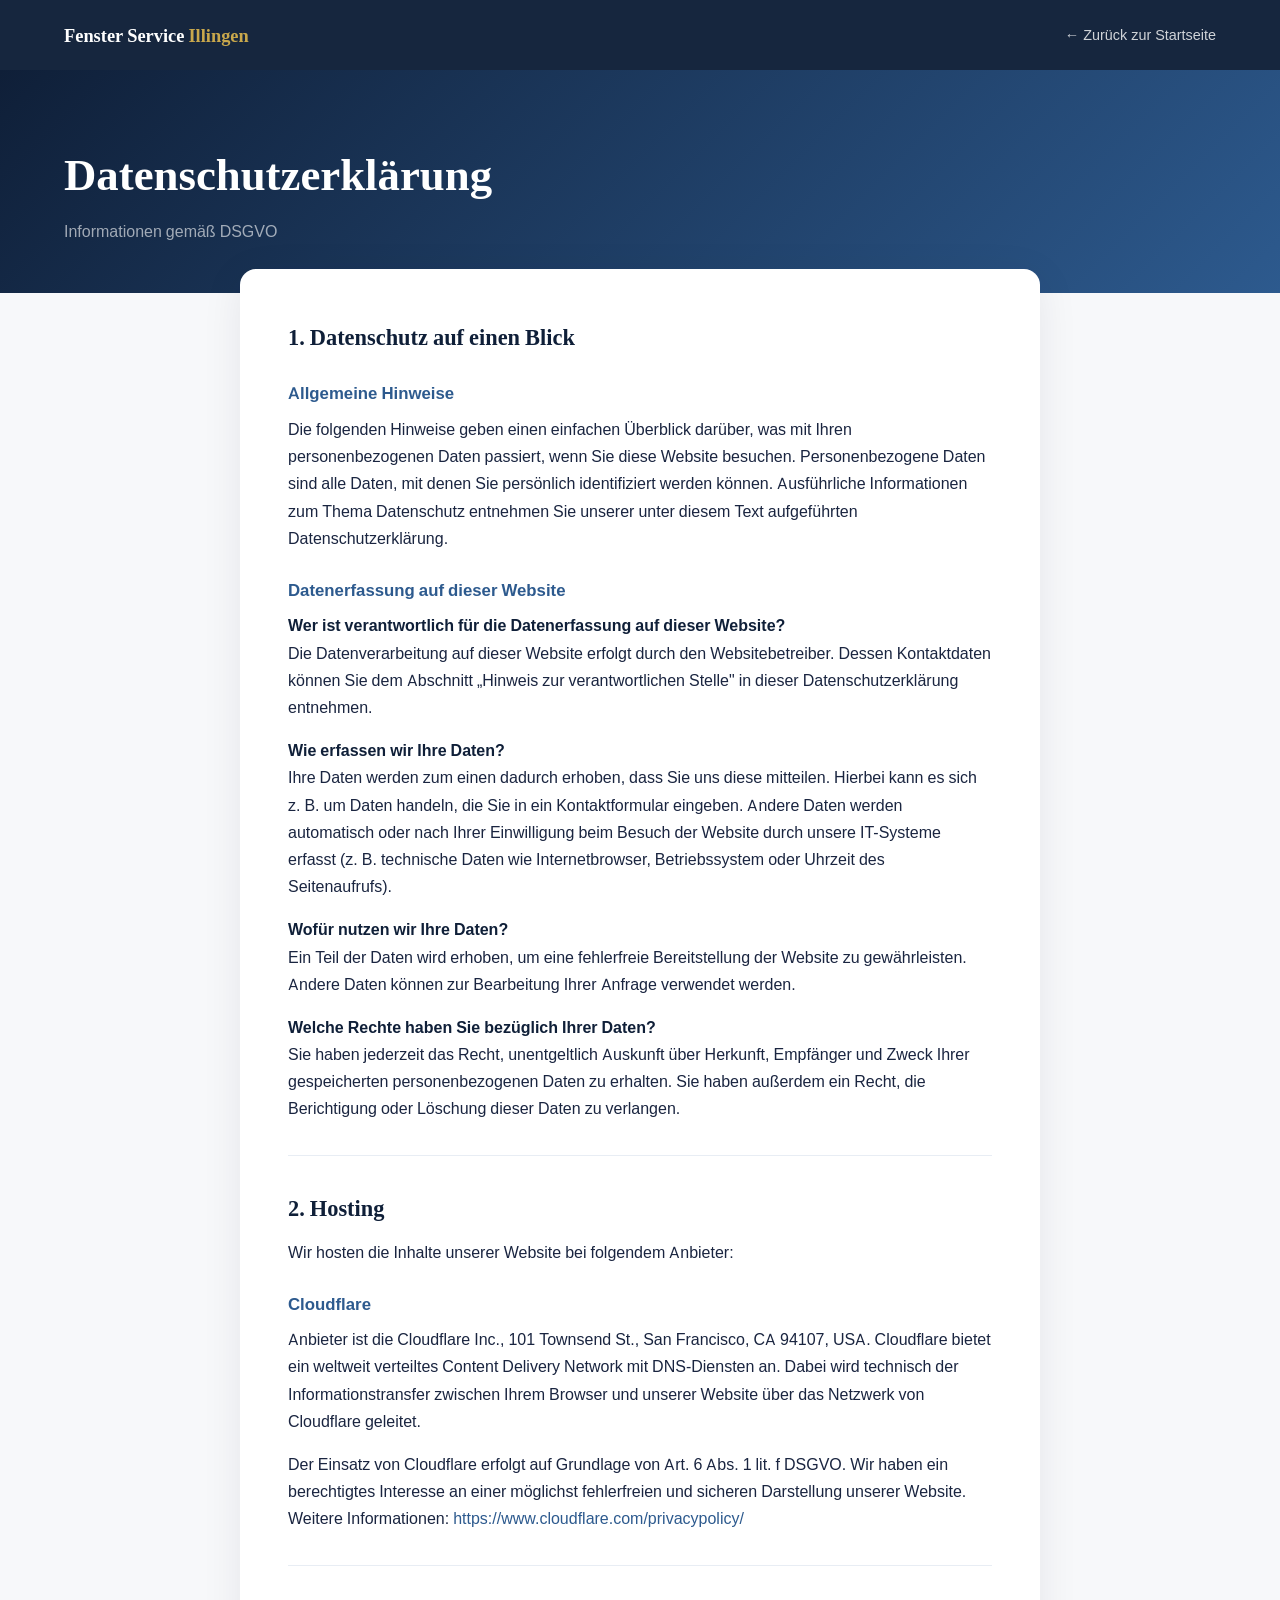
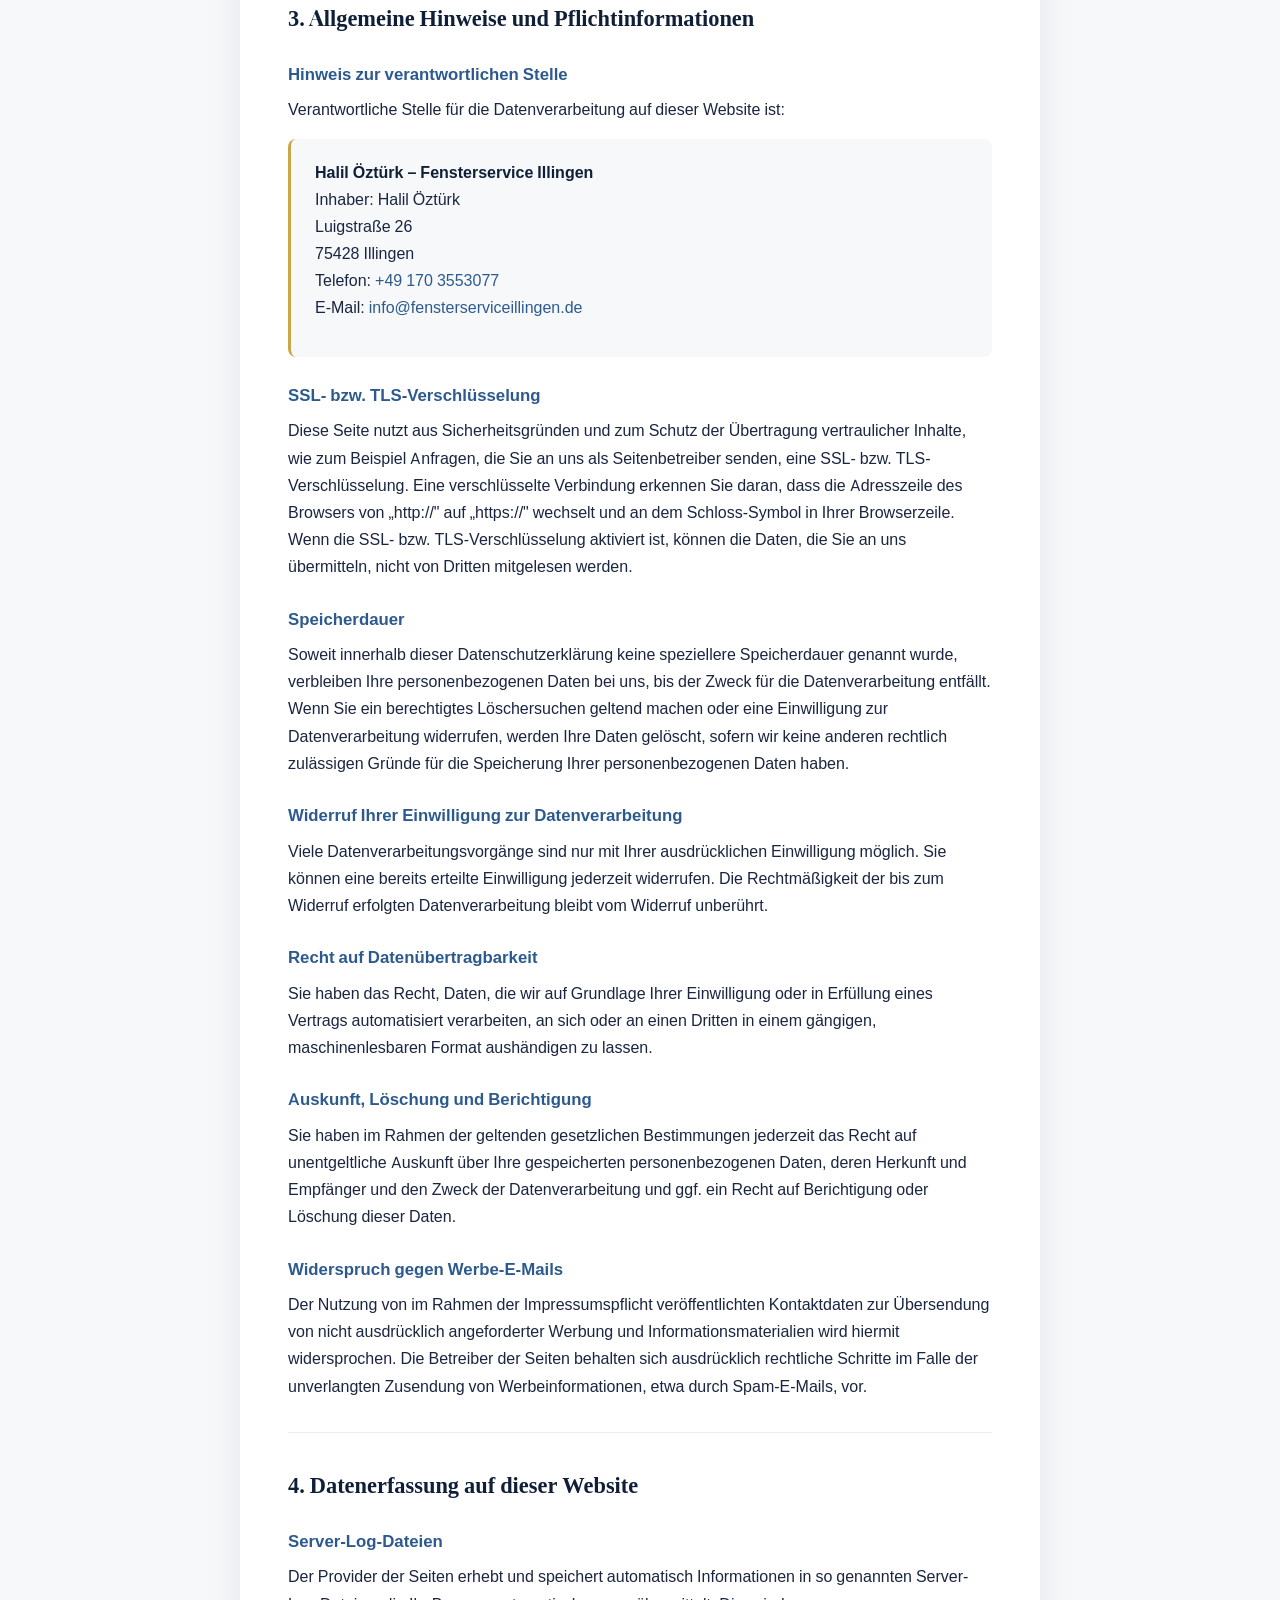
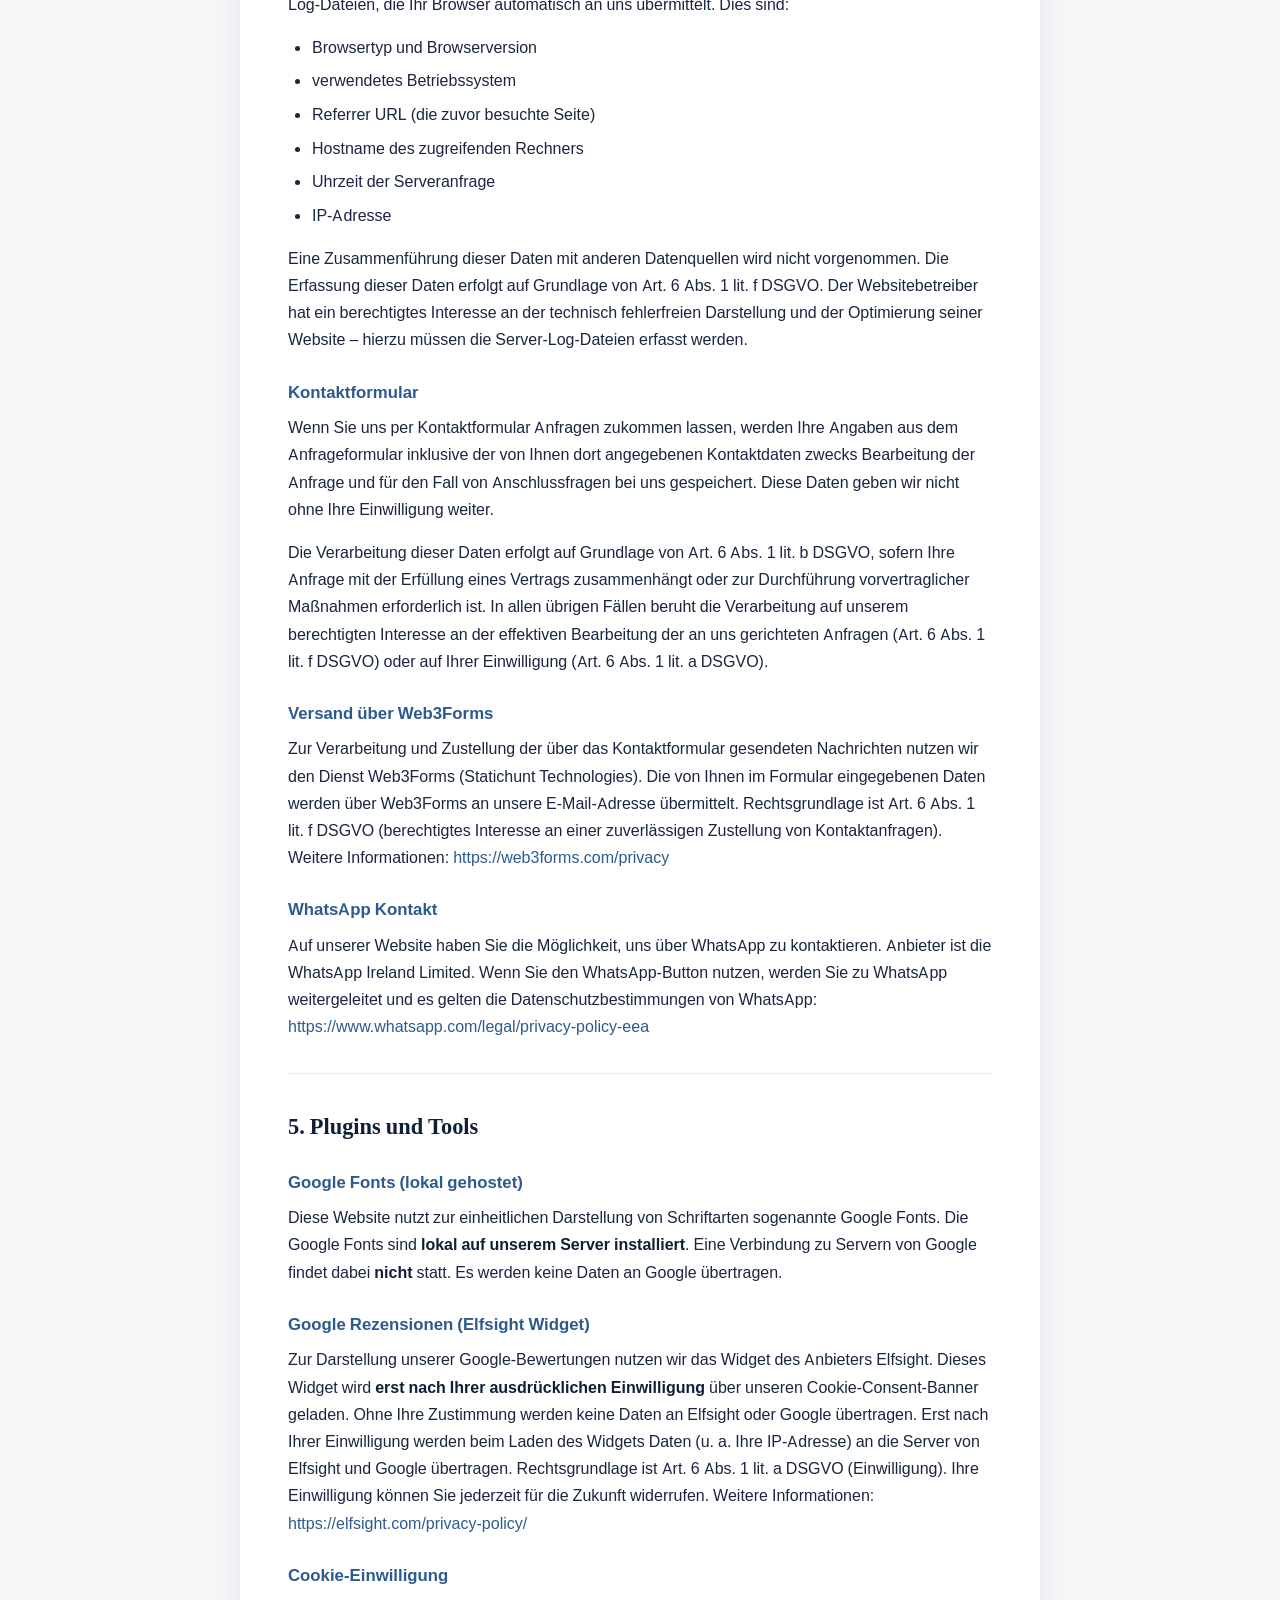
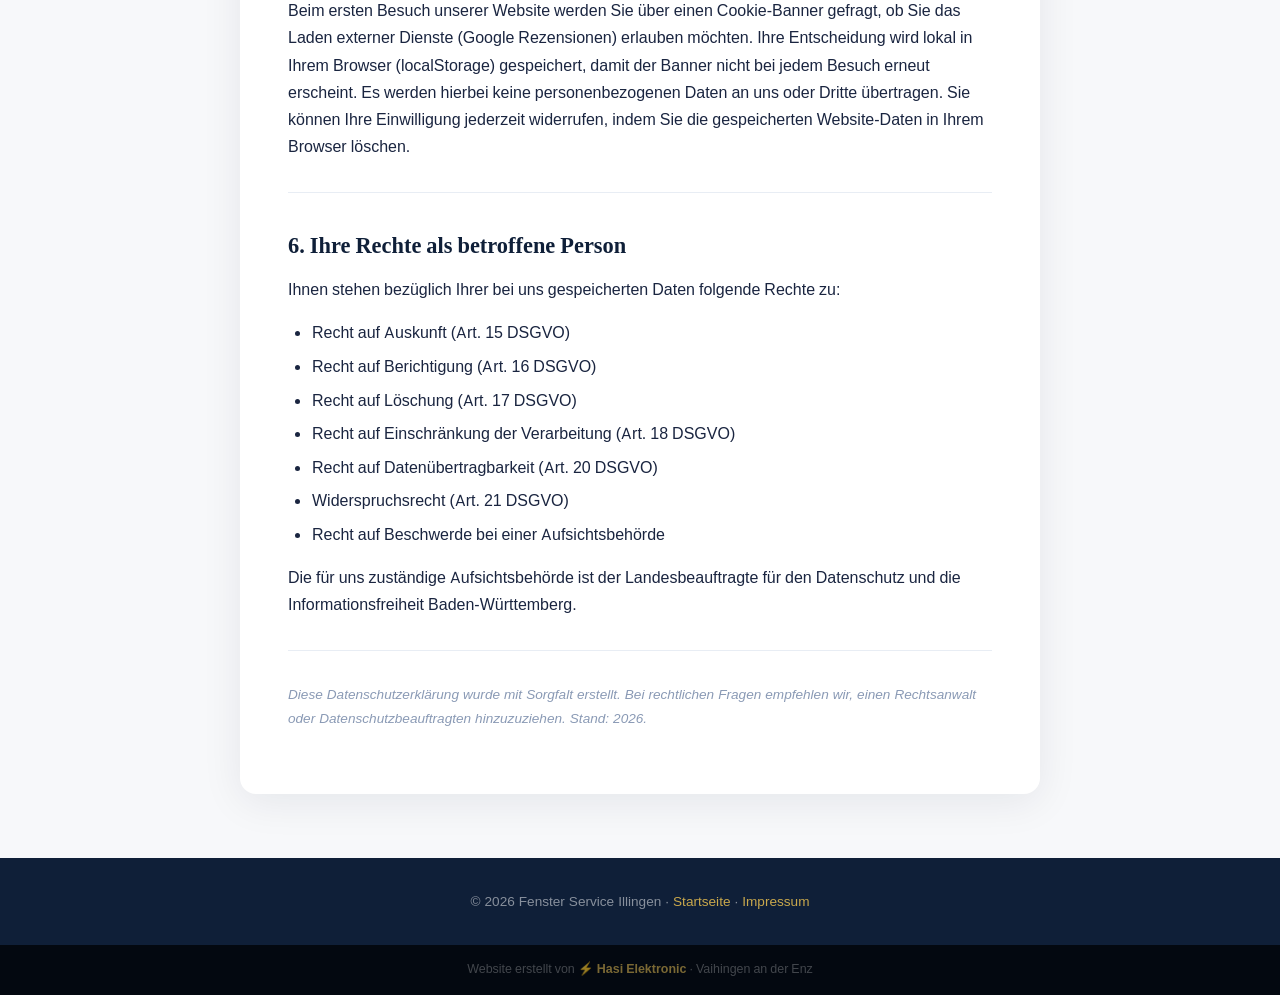
<file: datenschutz.html>
<!DOCTYPE html>
<html lang="de">
<head>
  <meta charset="UTF-8"/>
  <meta name="viewport" content="width=device-width, initial-scale=1.0"/>
  <title>Datenschutzerklärung – Fenster Service Illingen</title>
  <meta name="robots" content="noindex"/>
  <link rel="stylesheet" href="fonts.css"/>
  <style>
    *,*::before,*::after{box-sizing:border-box;margin:0;padding:0}
    :root{--navy:#0f1f38;--steel:#2d5a8e;--gold:#c9a84c;--white:#fff;--off-white:#f7f8fa;--gray:#8a9ab5;--text:#1a2540;--gray-light:#e8edf4}
    body{font-family:'DM Sans',sans-serif;color:var(--text);background:var(--off-white);line-height:1.7}
    nav{position:sticky;top:0;z-index:100;padding:0 5%;display:flex;align-items:center;justify-content:space-between;height:70px;background:rgba(15,31,56,.97);backdrop-filter:blur(10px)}
    .nav-logo{font-family:'Playfair Display',serif;font-size:1.15rem;font-weight:700;color:#fff}
    .nav-logo span{color:var(--gold)}
    .nav-back{color:rgba(255,255,255,.8);text-decoration:none;font-size:.9rem;font-weight:500;transition:color .2s}
    .nav-back:hover{color:var(--gold)}
    .hero-legal{background:linear-gradient(135deg,var(--navy),var(--steel));padding:4rem 5% 3rem;color:#fff}
    .hero-legal h1{font-family:'Playfair Display',serif;font-size:clamp(2rem,4vw,2.8rem);font-weight:700}
    .hero-legal p{color:rgba(255,255,255,.6);margin-top:.5rem;font-weight:300}
    .content{max-width:800px;margin:-1.5rem auto 4rem;background:#fff;border-radius:16px;padding:3rem;box-shadow:0 8px 40px rgba(15,31,56,.08)}
    .content h2{font-family:'Playfair Display',serif;font-size:1.4rem;font-weight:700;color:var(--navy);margin:2rem 0 .8rem}
    .content h2:first-child{margin-top:0}
    .content h3{font-size:1.05rem;font-weight:600;color:var(--steel);margin:1.5rem 0 .5rem}
    .content p{margin-bottom:1rem}
    .content ul{margin:0 0 1rem 1.5rem}
    .content li{margin-bottom:.4rem}
    .content strong{color:var(--navy);font-weight:600}
    .content a{color:var(--steel);text-decoration:none}
    .content a:hover{text-decoration:underline}
    .info-block{background:var(--off-white);border-left:3px solid var(--gold);border-radius:8px;padding:1.2rem 1.5rem;margin:1rem 0}
    .divider{height:1px;background:var(--gray-light);margin:2rem 0}
    footer{background:var(--navy);color:rgba(255,255,255,.5);padding:2rem 5%;text-align:center;font-size:.85rem}
    footer a{color:var(--gold);text-decoration:none}
    .foot-sign{background:#030810;padding:.9rem 5%;text-align:center;font-size:.78rem;color:rgba(255,255,255,.25)}
    .foot-sign a{color:rgba(201,168,76,.6);text-decoration:none;font-weight:600}
    @media(max-width:768px){.content{padding:2rem 1.5rem;margin:-1rem 1rem 3rem}}
  </style>
</head>
<body>
<nav>
  <div class="nav-logo">Fenster Service <span>Illingen</span></div>
  <a href="/" class="nav-back">← Zurück zur Startseite</a>
</nav>

<div class="hero-legal">
  <h1>Datenschutzerklärung</h1>
  <p>Informationen gemäß DSGVO</p>
</div>

<div class="content">
  <h2>1. Datenschutz auf einen Blick</h2>
  <h3>Allgemeine Hinweise</h3>
  <p>Die folgenden Hinweise geben einen einfachen Überblick darüber, was mit Ihren personenbezogenen Daten passiert, wenn Sie diese Website besuchen. Personenbezogene Daten sind alle Daten, mit denen Sie persönlich identifiziert werden können. Ausführliche Informationen zum Thema Datenschutz entnehmen Sie unserer unter diesem Text aufgeführten Datenschutzerklärung.</p>

  <h3>Datenerfassung auf dieser Website</h3>
  <p><strong>Wer ist verantwortlich für die Datenerfassung auf dieser Website?</strong><br/>
  Die Datenverarbeitung auf dieser Website erfolgt durch den Websitebetreiber. Dessen Kontaktdaten können Sie dem Abschnitt „Hinweis zur verantwortlichen Stelle" in dieser Datenschutzerklärung entnehmen.</p>

  <p><strong>Wie erfassen wir Ihre Daten?</strong><br/>
  Ihre Daten werden zum einen dadurch erhoben, dass Sie uns diese mitteilen. Hierbei kann es sich z. B. um Daten handeln, die Sie in ein Kontaktformular eingeben. Andere Daten werden automatisch oder nach Ihrer Einwilligung beim Besuch der Website durch unsere IT-Systeme erfasst (z. B. technische Daten wie Internetbrowser, Betriebssystem oder Uhrzeit des Seitenaufrufs).</p>

  <p><strong>Wofür nutzen wir Ihre Daten?</strong><br/>
  Ein Teil der Daten wird erhoben, um eine fehlerfreie Bereitstellung der Website zu gewährleisten. Andere Daten können zur Bearbeitung Ihrer Anfrage verwendet werden.</p>

  <p><strong>Welche Rechte haben Sie bezüglich Ihrer Daten?</strong><br/>
  Sie haben jederzeit das Recht, unentgeltlich Auskunft über Herkunft, Empfänger und Zweck Ihrer gespeicherten personenbezogenen Daten zu erhalten. Sie haben außerdem ein Recht, die Berichtigung oder Löschung dieser Daten zu verlangen.</p>

  <div class="divider"></div>

  <h2>2. Hosting</h2>
  <p>Wir hosten die Inhalte unserer Website bei folgendem Anbieter:</p>
  <h3>Cloudflare</h3>
  <p>Anbieter ist die Cloudflare Inc., 101 Townsend St., San Francisco, CA 94107, USA. Cloudflare bietet ein weltweit verteiltes Content Delivery Network mit DNS-Diensten an. Dabei wird technisch der Informationstransfer zwischen Ihrem Browser und unserer Website über das Netzwerk von Cloudflare geleitet.</p>
  <p>Der Einsatz von Cloudflare erfolgt auf Grundlage von Art. 6 Abs. 1 lit. f DSGVO. Wir haben ein berechtigtes Interesse an einer möglichst fehlerfreien und sicheren Darstellung unserer Website. Weitere Informationen: <a href="https://www.cloudflare.com/privacypolicy/" target="_blank" rel="noopener">https://www.cloudflare.com/privacypolicy/</a></p>

  <div class="divider"></div>

  <h2>3. Allgemeine Hinweise und Pflichtinformationen</h2>
  <h3>Hinweis zur verantwortlichen Stelle</h3>
  <p>Verantwortliche Stelle für die Datenverarbeitung auf dieser Website ist:</p>
  <div class="info-block">
    <p><strong>Halil Öztürk – Fensterservice Illingen</strong><br/>
    Inhaber: Halil Öztürk<br/>
    Luigstraße 26<br/>
    75428 Illingen<br/>
    Telefon: <a href="tel:+491703553077">+49 170 3553077</a><br/>
    E-Mail: <a href="mailto:info@fensterserviceillingen.de">info@fensterserviceillingen.de</a></p>
  </div>

  <h3>SSL- bzw. TLS-Verschlüsselung</h3>
  <p>Diese Seite nutzt aus Sicherheitsgründen und zum Schutz der Übertragung vertraulicher Inhalte, wie zum Beispiel Anfragen, die Sie an uns als Seitenbetreiber senden, eine SSL- bzw. TLS-Verschlüsselung. Eine verschlüsselte Verbindung erkennen Sie daran, dass die Adresszeile des Browsers von „http://" auf „https://" wechselt und an dem Schloss-Symbol in Ihrer Browserzeile. Wenn die SSL- bzw. TLS-Verschlüsselung aktiviert ist, können die Daten, die Sie an uns übermitteln, nicht von Dritten mitgelesen werden.</p>

  <h3>Speicherdauer</h3>
  <p>Soweit innerhalb dieser Datenschutzerklärung keine speziellere Speicherdauer genannt wurde, verbleiben Ihre personenbezogenen Daten bei uns, bis der Zweck für die Datenverarbeitung entfällt. Wenn Sie ein berechtigtes Löschersuchen geltend machen oder eine Einwilligung zur Datenverarbeitung widerrufen, werden Ihre Daten gelöscht, sofern wir keine anderen rechtlich zulässigen Gründe für die Speicherung Ihrer personenbezogenen Daten haben.</p>

  <h3>Widerruf Ihrer Einwilligung zur Datenverarbeitung</h3>
  <p>Viele Datenverarbeitungsvorgänge sind nur mit Ihrer ausdrücklichen Einwilligung möglich. Sie können eine bereits erteilte Einwilligung jederzeit widerrufen. Die Rechtmäßigkeit der bis zum Widerruf erfolgten Datenverarbeitung bleibt vom Widerruf unberührt.</p>

  <h3>Recht auf Datenübertragbarkeit</h3>
  <p>Sie haben das Recht, Daten, die wir auf Grundlage Ihrer Einwilligung oder in Erfüllung eines Vertrags automatisiert verarbeiten, an sich oder an einen Dritten in einem gängigen, maschinenlesbaren Format aushändigen zu lassen.</p>

  <h3>Auskunft, Löschung und Berichtigung</h3>
  <p>Sie haben im Rahmen der geltenden gesetzlichen Bestimmungen jederzeit das Recht auf unentgeltliche Auskunft über Ihre gespeicherten personenbezogenen Daten, deren Herkunft und Empfänger und den Zweck der Datenverarbeitung und ggf. ein Recht auf Berichtigung oder Löschung dieser Daten.</p>

  <h3>Widerspruch gegen Werbe-E-Mails</h3>
  <p>Der Nutzung von im Rahmen der Impressumspflicht veröffentlichten Kontaktdaten zur Übersendung von nicht ausdrücklich angeforderter Werbung und Informationsmaterialien wird hiermit widersprochen. Die Betreiber der Seiten behalten sich ausdrücklich rechtliche Schritte im Falle der unverlangten Zusendung von Werbeinformationen, etwa durch Spam-E-Mails, vor.</p>

  <div class="divider"></div>

  <h2>4. Datenerfassung auf dieser Website</h2>

  <h3>Server-Log-Dateien</h3>
  <p>Der Provider der Seiten erhebt und speichert automatisch Informationen in so genannten Server-Log-Dateien, die Ihr Browser automatisch an uns übermittelt. Dies sind:</p>
  <ul>
    <li>Browsertyp und Browserversion</li>
    <li>verwendetes Betriebssystem</li>
    <li>Referrer URL (die zuvor besuchte Seite)</li>
    <li>Hostname des zugreifenden Rechners</li>
    <li>Uhrzeit der Serveranfrage</li>
    <li>IP-Adresse</li>
  </ul>
  <p>Eine Zusammenführung dieser Daten mit anderen Datenquellen wird nicht vorgenommen. Die Erfassung dieser Daten erfolgt auf Grundlage von Art. 6 Abs. 1 lit. f DSGVO. Der Websitebetreiber hat ein berechtigtes Interesse an der technisch fehlerfreien Darstellung und der Optimierung seiner Website – hierzu müssen die Server-Log-Dateien erfasst werden.</p>

  <h3>Kontaktformular</h3>
  <p>Wenn Sie uns per Kontaktformular Anfragen zukommen lassen, werden Ihre Angaben aus dem Anfrageformular inklusive der von Ihnen dort angegebenen Kontaktdaten zwecks Bearbeitung der Anfrage und für den Fall von Anschlussfragen bei uns gespeichert. Diese Daten geben wir nicht ohne Ihre Einwilligung weiter.</p>
  <p>Die Verarbeitung dieser Daten erfolgt auf Grundlage von Art. 6 Abs. 1 lit. b DSGVO, sofern Ihre Anfrage mit der Erfüllung eines Vertrags zusammenhängt oder zur Durchführung vorvertraglicher Maßnahmen erforderlich ist. In allen übrigen Fällen beruht die Verarbeitung auf unserem berechtigten Interesse an der effektiven Bearbeitung der an uns gerichteten Anfragen (Art. 6 Abs. 1 lit. f DSGVO) oder auf Ihrer Einwilligung (Art. 6 Abs. 1 lit. a DSGVO).</p>

  <h3>Versand über Web3Forms</h3>
  <p>Zur Verarbeitung und Zustellung der über das Kontaktformular gesendeten Nachrichten nutzen wir den Dienst Web3Forms (Statichunt Technologies). Die von Ihnen im Formular eingegebenen Daten werden über Web3Forms an unsere E-Mail-Adresse übermittelt. Rechtsgrundlage ist Art. 6 Abs. 1 lit. f DSGVO (berechtigtes Interesse an einer zuverlässigen Zustellung von Kontaktanfragen). Weitere Informationen: <a href="https://web3forms.com/privacy" target="_blank" rel="noopener">https://web3forms.com/privacy</a></p>

  <h3>WhatsApp Kontakt</h3>
  <p>Auf unserer Website haben Sie die Möglichkeit, uns über WhatsApp zu kontaktieren. Anbieter ist die WhatsApp Ireland Limited. Wenn Sie den WhatsApp-Button nutzen, werden Sie zu WhatsApp weitergeleitet und es gelten die Datenschutzbestimmungen von WhatsApp: <a href="https://www.whatsapp.com/legal/privacy-policy-eea" target="_blank" rel="noopener">https://www.whatsapp.com/legal/privacy-policy-eea</a></p>

  <div class="divider"></div>

  <h2>5. Plugins und Tools</h2>

  <h3>Google Fonts (lokal gehostet)</h3>
  <p>Diese Website nutzt zur einheitlichen Darstellung von Schriftarten sogenannte Google Fonts. Die Google Fonts sind <strong>lokal auf unserem Server installiert</strong>. Eine Verbindung zu Servern von Google findet dabei <strong>nicht</strong> statt. Es werden keine Daten an Google übertragen.</p>

  <h3>Google Rezensionen (Elfsight Widget)</h3>
  <p>Zur Darstellung unserer Google-Bewertungen nutzen wir das Widget des Anbieters Elfsight. Dieses Widget wird <strong>erst nach Ihrer ausdrücklichen Einwilligung</strong> über unseren Cookie-Consent-Banner geladen. Ohne Ihre Zustimmung werden keine Daten an Elfsight oder Google übertragen. Erst nach Ihrer Einwilligung werden beim Laden des Widgets Daten (u. a. Ihre IP-Adresse) an die Server von Elfsight und Google übertragen. Rechtsgrundlage ist Art. 6 Abs. 1 lit. a DSGVO (Einwilligung). Ihre Einwilligung können Sie jederzeit für die Zukunft widerrufen. Weitere Informationen: <a href="https://elfsight.com/privacy-policy/" target="_blank" rel="noopener">https://elfsight.com/privacy-policy/</a></p>

  <h3>Cookie-Einwilligung</h3>
  <p>Beim ersten Besuch unserer Website werden Sie über einen Cookie-Banner gefragt, ob Sie das Laden externer Dienste (Google Rezensionen) erlauben möchten. Ihre Entscheidung wird lokal in Ihrem Browser (localStorage) gespeichert, damit der Banner nicht bei jedem Besuch erneut erscheint. Es werden hierbei keine personenbezogenen Daten an uns oder Dritte übertragen. Sie können Ihre Einwilligung jederzeit widerrufen, indem Sie die gespeicherten Website-Daten in Ihrem Browser löschen.</p>

  <div class="divider"></div>

  <h2>6. Ihre Rechte als betroffene Person</h2>
  <p>Ihnen stehen bezüglich Ihrer bei uns gespeicherten Daten folgende Rechte zu:</p>
  <ul>
    <li>Recht auf Auskunft (Art. 15 DSGVO)</li>
    <li>Recht auf Berichtigung (Art. 16 DSGVO)</li>
    <li>Recht auf Löschung (Art. 17 DSGVO)</li>
    <li>Recht auf Einschränkung der Verarbeitung (Art. 18 DSGVO)</li>
    <li>Recht auf Datenübertragbarkeit (Art. 20 DSGVO)</li>
    <li>Widerspruchsrecht (Art. 21 DSGVO)</li>
    <li>Recht auf Beschwerde bei einer Aufsichtsbehörde</li>
  </ul>
  <p>Die für uns zuständige Aufsichtsbehörde ist der Landesbeauftragte für den Datenschutz und die Informationsfreiheit Baden-Württemberg.</p>

  <div class="divider"></div>

  <p style="font-size:.85rem;color:var(--gray)"><em>Diese Datenschutzerklärung wurde mit Sorgfalt erstellt. Bei rechtlichen Fragen empfehlen wir, einen Rechtsanwalt oder Datenschutzbeauftragten hinzuzuziehen. Stand: 2026.</em></p>
</div>

<footer>
  <div>© 2026 Fenster Service Illingen · <a href="/">Startseite</a> · <a href="/impressum.html">Impressum</a></div>
</footer>
<div class="foot-sign">
  Website erstellt von <a href="https://www.hasi-elektronic.de" target="_blank" rel="noopener">⚡ Hasi Elektronic</a> · Vaihingen an der Enz
</div>
</body>
</html>
</file>
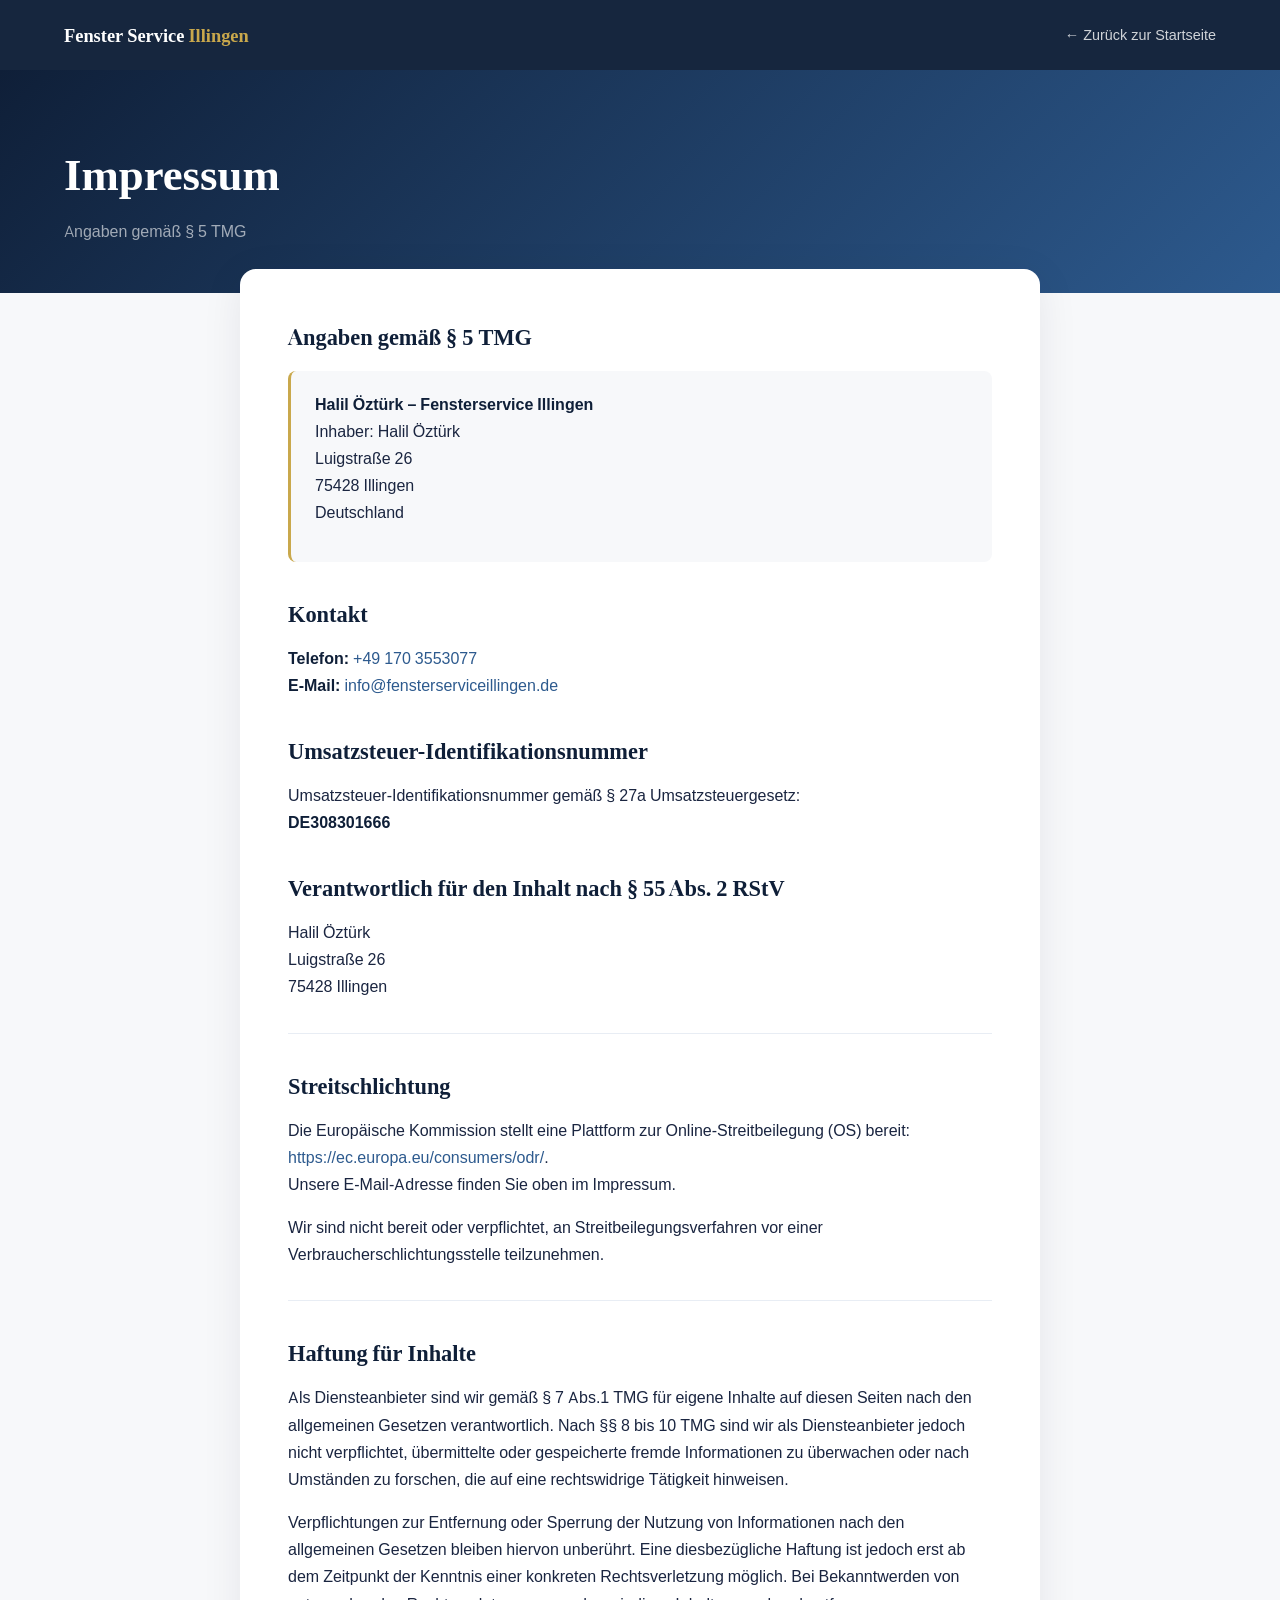
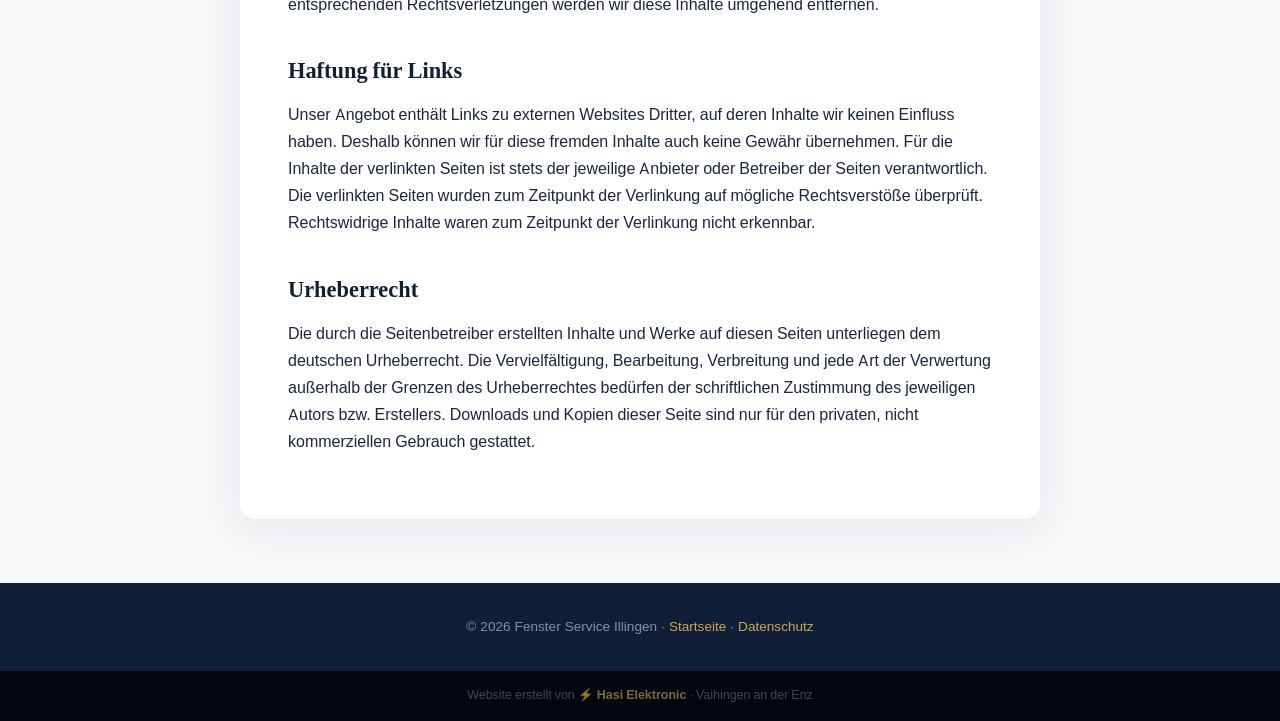
<file: impressum.html>
<!DOCTYPE html>
<html lang="de">
<head>
  <meta charset="UTF-8"/>
  <meta name="viewport" content="width=device-width, initial-scale=1.0"/>
  <title>Impressum – Fenster Service Illingen</title>
  <meta name="robots" content="noindex"/>
  <link rel="stylesheet" href="fonts.css"/>
  <style>
    *,*::before,*::after{box-sizing:border-box;margin:0;padding:0}
    :root{--navy:#0f1f38;--steel:#2d5a8e;--gold:#c9a84c;--white:#fff;--off-white:#f7f8fa;--gray:#8a9ab5;--text:#1a2540;--gray-light:#e8edf4}
    body{font-family:'DM Sans',sans-serif;color:var(--text);background:var(--off-white);line-height:1.7}
    nav{position:sticky;top:0;z-index:100;padding:0 5%;display:flex;align-items:center;justify-content:space-between;height:70px;background:rgba(15,31,56,.97);backdrop-filter:blur(10px)}
    .nav-logo{font-family:'Playfair Display',serif;font-size:1.15rem;font-weight:700;color:#fff}
    .nav-logo span{color:var(--gold)}
    .nav-back{color:rgba(255,255,255,.8);text-decoration:none;font-size:.9rem;font-weight:500;transition:color .2s;display:inline-flex;align-items:center;gap:.4rem}
    .nav-back:hover{color:var(--gold)}
    .hero-legal{background:linear-gradient(135deg,var(--navy),var(--steel));padding:4rem 5% 3rem;color:#fff}
    .hero-legal h1{font-family:'Playfair Display',serif;font-size:clamp(2rem,4vw,2.8rem);font-weight:700}
    .hero-legal p{color:rgba(255,255,255,.6);margin-top:.5rem;font-weight:300}
    .content{max-width:800px;margin:-1.5rem auto 4rem;background:#fff;border-radius:16px;padding:3rem;box-shadow:0 8px 40px rgba(15,31,56,.08)}
    .content h2{font-family:'Playfair Display',serif;font-size:1.4rem;font-weight:700;color:var(--navy);margin:2rem 0 .8rem}
    .content h2:first-child{margin-top:0}
    .content p{margin-bottom:1rem;color:var(--text)}
    .content strong{color:var(--navy);font-weight:600}
    .content a{color:var(--steel);text-decoration:none}
    .content a:hover{text-decoration:underline}
    .info-block{background:var(--off-white);border-left:3px solid var(--gold);border-radius:8px;padding:1.2rem 1.5rem;margin:1rem 0}
    .divider{height:1px;background:var(--gray-light);margin:2rem 0}
    footer{background:var(--navy);color:rgba(255,255,255,.5);padding:2rem 5%;text-align:center;font-size:.85rem}
    footer a{color:var(--gold);text-decoration:none}
    .foot-sign{background:#030810;padding:.9rem 5%;text-align:center;font-size:.78rem;color:rgba(255,255,255,.25)}
    .foot-sign a{color:rgba(201,168,76,.6);text-decoration:none;font-weight:600}
    @media(max-width:768px){.content{padding:2rem 1.5rem;margin:-1rem 1rem 3rem}}
  </style>
</head>
<body>
<nav>
  <div class="nav-logo">Fenster Service <span>Illingen</span></div>
  <a href="/" class="nav-back">← Zurück zur Startseite</a>
</nav>

<div class="hero-legal">
  <h1>Impressum</h1>
  <p>Angaben gemäß § 5 TMG</p>
</div>

<div class="content">
  <h2>Angaben gemäß § 5 TMG</h2>
  <div class="info-block">
    <p><strong>Halil Öztürk – Fensterservice Illingen</strong><br/>
    Inhaber: Halil Öztürk<br/>
    Luigstraße 26<br/>
    75428 Illingen<br/>
    Deutschland</p>
  </div>

  <h2>Kontakt</h2>
  <p>
    <strong>Telefon:</strong> <a href="tel:+491703553077">+49 170 3553077</a><br/>
    <strong>E-Mail:</strong> <a href="mailto:info@fensterserviceillingen.de">info@fensterserviceillingen.de</a>
  </p>

  <h2>Umsatzsteuer-Identifikationsnummer</h2>
  <p>Umsatzsteuer-Identifikationsnummer gemäß § 27a Umsatzsteuergesetz:<br/>
  <strong>DE308301666</strong></p>

  <h2>Verantwortlich für den Inhalt nach § 55 Abs. 2 RStV</h2>
  <p>Halil Öztürk<br/>
  Luigstraße 26<br/>
  75428 Illingen</p>

  <div class="divider"></div>

  <h2>Streitschlichtung</h2>
  <p>Die Europäische Kommission stellt eine Plattform zur Online-Streitbeilegung (OS) bereit:
  <a href="https://ec.europa.eu/consumers/odr/" target="_blank" rel="noopener">https://ec.europa.eu/consumers/odr/</a>.<br/>
  Unsere E-Mail-Adresse finden Sie oben im Impressum.</p>
  <p>Wir sind nicht bereit oder verpflichtet, an Streitbeilegungsverfahren vor einer Verbraucherschlichtungsstelle teilzunehmen.</p>

  <div class="divider"></div>

  <h2>Haftung für Inhalte</h2>
  <p>Als Diensteanbieter sind wir gemäß § 7 Abs.1 TMG für eigene Inhalte auf diesen Seiten nach den allgemeinen Gesetzen verantwortlich. Nach §§ 8 bis 10 TMG sind wir als Diensteanbieter jedoch nicht verpflichtet, übermittelte oder gespeicherte fremde Informationen zu überwachen oder nach Umständen zu forschen, die auf eine rechtswidrige Tätigkeit hinweisen.</p>
  <p>Verpflichtungen zur Entfernung oder Sperrung der Nutzung von Informationen nach den allgemeinen Gesetzen bleiben hiervon unberührt. Eine diesbezügliche Haftung ist jedoch erst ab dem Zeitpunkt der Kenntnis einer konkreten Rechtsverletzung möglich. Bei Bekanntwerden von entsprechenden Rechtsverletzungen werden wir diese Inhalte umgehend entfernen.</p>

  <h2>Haftung für Links</h2>
  <p>Unser Angebot enthält Links zu externen Websites Dritter, auf deren Inhalte wir keinen Einfluss haben. Deshalb können wir für diese fremden Inhalte auch keine Gewähr übernehmen. Für die Inhalte der verlinkten Seiten ist stets der jeweilige Anbieter oder Betreiber der Seiten verantwortlich. Die verlinkten Seiten wurden zum Zeitpunkt der Verlinkung auf mögliche Rechtsverstöße überprüft. Rechtswidrige Inhalte waren zum Zeitpunkt der Verlinkung nicht erkennbar.</p>

  <h2>Urheberrecht</h2>
  <p>Die durch die Seitenbetreiber erstellten Inhalte und Werke auf diesen Seiten unterliegen dem deutschen Urheberrecht. Die Vervielfältigung, Bearbeitung, Verbreitung und jede Art der Verwertung außerhalb der Grenzen des Urheberrechtes bedürfen der schriftlichen Zustimmung des jeweiligen Autors bzw. Erstellers. Downloads und Kopien dieser Seite sind nur für den privaten, nicht kommerziellen Gebrauch gestattet.</p>
</div>

<footer>
  <div>© 2026 Fenster Service Illingen · <a href="/">Startseite</a> · <a href="/datenschutz.html">Datenschutz</a></div>
</footer>
<div class="foot-sign">
  Website erstellt von <a href="https://www.hasi-elektronic.de" target="_blank" rel="noopener">⚡ Hasi Elektronic</a> · Vaihingen an der Enz
</div>
</body>
</html>
</file>
<file: fonts.css>
@font-face{font-family:'DM Sans';font-style:normal;font-weight:300;font-display:swap;src:url('fonts/dm-sans-300.woff2') format('woff2')}
@font-face{font-family:'DM Sans';font-style:normal;font-weight:400;font-display:swap;src:url('fonts/dm-sans-400.woff2') format('woff2')}
@font-face{font-family:'DM Sans';font-style:normal;font-weight:500;font-display:swap;src:url('fonts/dm-sans-500.woff2') format('woff2')}
@font-face{font-family:'DM Sans';font-style:normal;font-weight:600;font-display:swap;src:url('fonts/dm-sans-600.woff2') format('woff2')}
@font-face{font-family:'Playfair Display';font-style:normal;font-weight:700;font-display:swap;src:url('fonts/playfair-display-700.woff2') format('woff2')}
@font-face{font-family:'Playfair Display';font-style:normal;font-weight:900;font-display:swap;src:url('fonts/playfair-display-900.woff2') format('woff2')}
</file>
